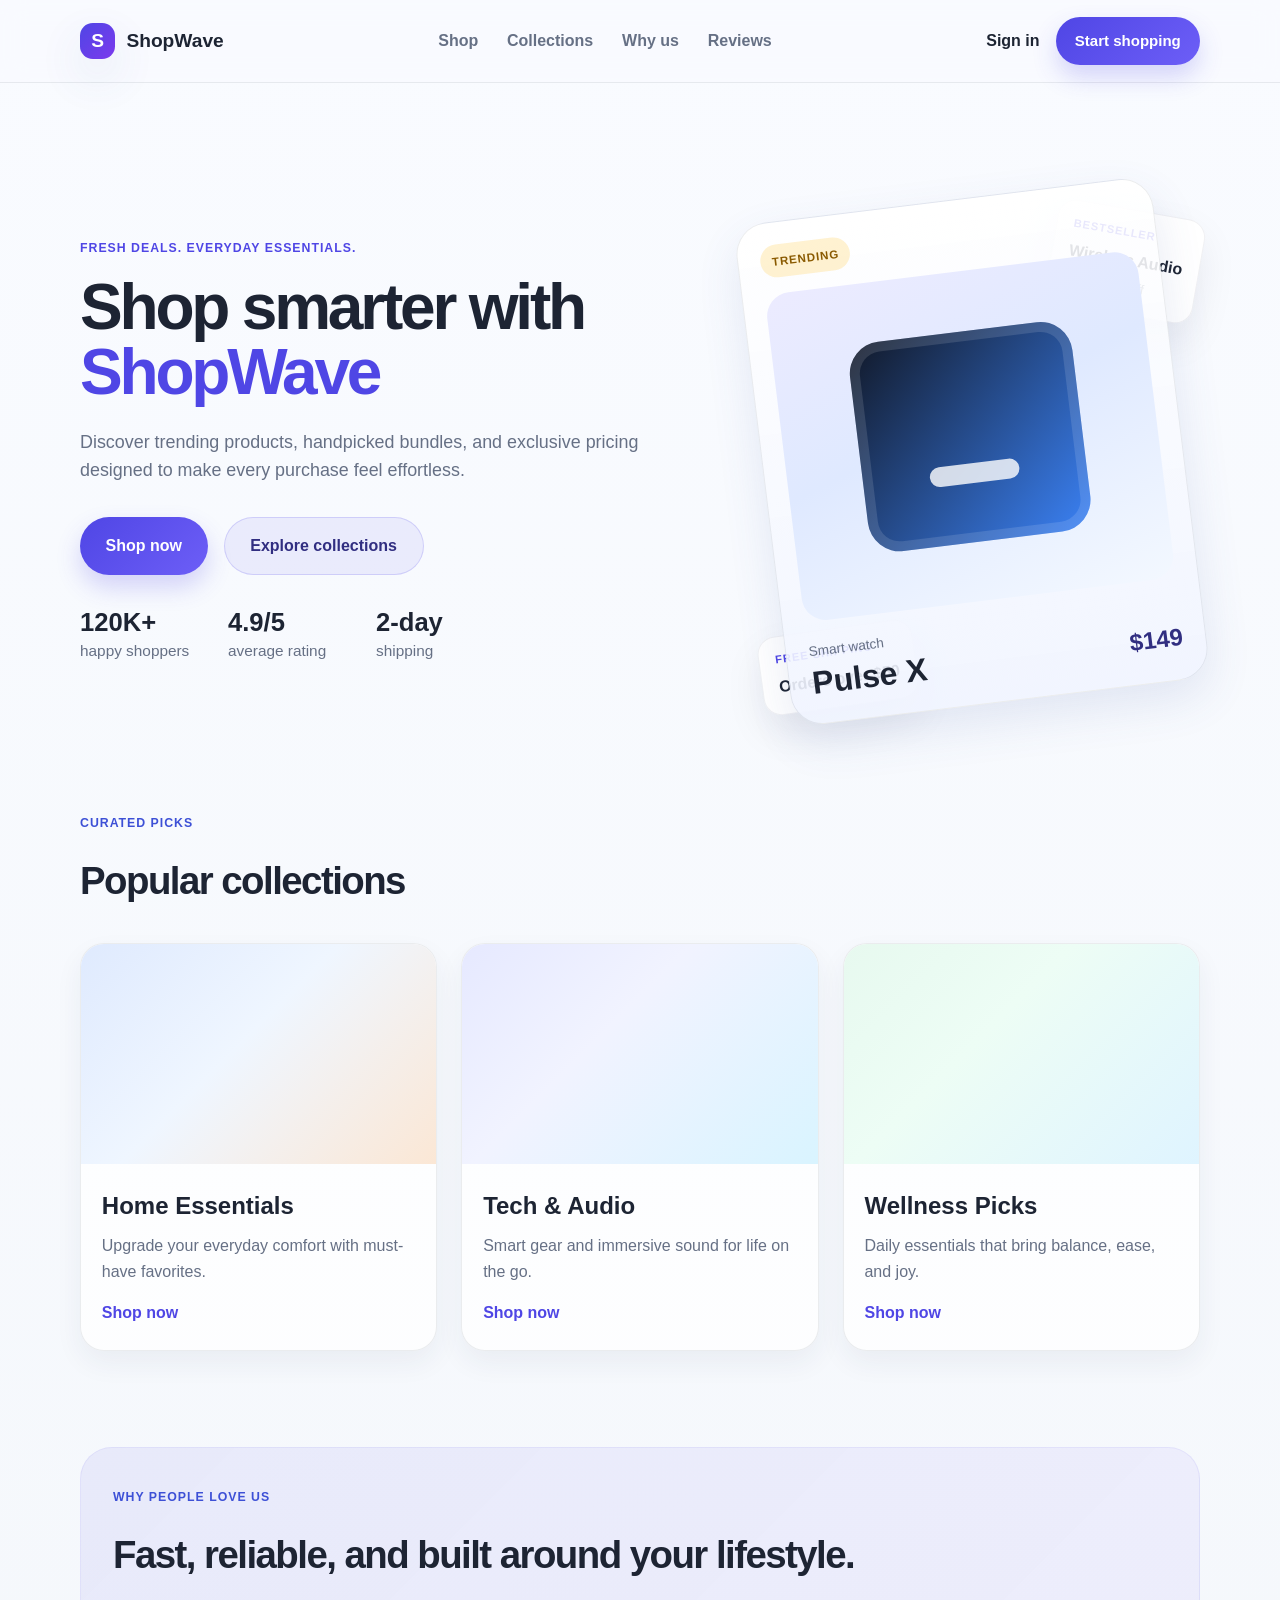
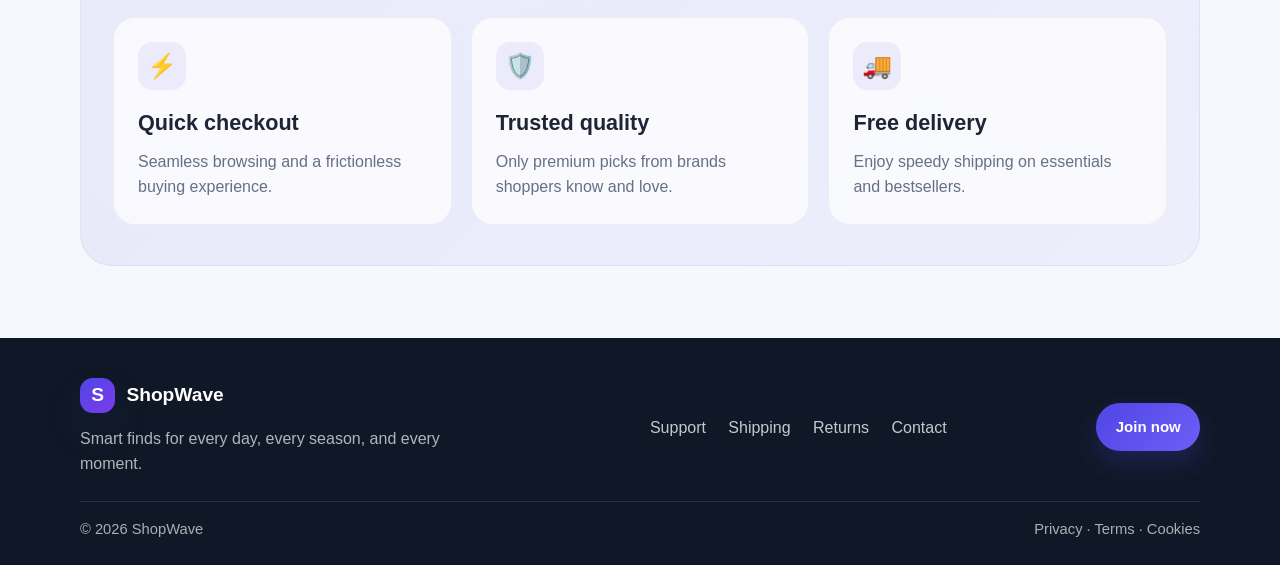
<file: index.html>
<!DOCTYPE html>
<html lang="en">
  <head>
    <meta charset="UTF-8" />
    <meta name="viewport" content="width=device-width, initial-scale=1.0" />
    <meta
      name="description"
      content="ShopWave is your destination for smart shopping, curated bestsellers, and everyday essentials at unbeatable prices."
    />
    <title>ShopWave | Smart shopping starts here</title>
    <link rel="stylesheet" href="styles.css" />
  </head>
  <body>
    <header class="site-header">
      <div class="container nav-wrap">
        <a href="#" class="brand" aria-label="ShopWave home">
          <span class="brand-mark">S</span>
          <span>ShopWave</span>
        </a>

        <nav class="main-nav" aria-label="Main navigation">
          <a href="#shop">Shop</a>
          <a href="#collections">Collections</a>
          <a href="#why-us">Why us</a>
          <a href="#reviews">Reviews</a>
        </nav>

        <div class="nav-actions">
          <a href="#" class="link-button">Sign in</a>
          <a href="#" class="primary-button small">Start shopping</a>
        </div>
      </div>
    </header>

    <main>
      <section class="hero">
        <div class="container hero-grid">
          <div class="hero-copy">
            <p class="eyebrow">Fresh deals. Everyday essentials.</p>
            <h1>Shop smarter with <span>ShopWave</span></h1>
            <p class="subtext">
              Discover trending products, handpicked bundles, and exclusive pricing
              designed to make every purchase feel effortless.
            </p>

            <div class="hero-actions">
              <a href="#shop" class="primary-button">Shop now</a>
              <a href="#collections" class="secondary-button">Explore collections</a>
            </div>

            <ul class="hero-stats" aria-label="ShopWave statistics">
              <li>
                <strong>120K+</strong>
                <span>happy shoppers</span>
              </li>
              <li>
                <strong>4.9/5</strong>
                <span>average rating</span>
              </li>
              <li>
                <strong>2-day</strong>
                <span>shipping</span>
              </li>
            </ul>
          </div>

          <div class="hero-visual" aria-label="Featured product highlights">
            <div class="product-card large-card">
              <div class="badge">Trending</div>
              <div class="product-art product-watch"></div>
              <div class="product-meta">
                <div>
                  <p>Smart watch</p>
                  <h3>Pulse X</h3>
                </div>
                <span>$149</span>
              </div>
            </div>

            <div class="floating-card card-top">
              <span class="mini-label">Bestseller</span>
              <strong>Wireless Audio</strong>
              <small>Up to 30% off</small>
            </div>

            <div class="floating-card card-bottom">
              <span class="mini-label">Free shipping</span>
              <strong>Orders over $50</strong>
            </div>
          </div>
        </div>
      </section>

      <section class="featured" id="collections">
        <div class="container">
          <div class="section-heading">
            <p class="eyebrow dark">Curated picks</p>
            <h2>Popular collections</h2>
          </div>

          <div class="collection-grid">
            <article class="collection-item">
              <div class="thumb thumb-one"></div>
              <div class="item-copy">
                <h3>Home Essentials</h3>
                <p>Upgrade your everyday comfort with must-have favorites.</p>
                <a href="#">Shop now</a>
              </div>
            </article>

            <article class="collection-item">
              <div class="thumb thumb-two"></div>
              <div class="item-copy">
                <h3>Tech & Audio</h3>
                <p>Smart gear and immersive sound for life on the go.</p>
                <a href="#">Shop now</a>
              </div>
            </article>

            <article class="collection-item">
              <div class="thumb thumb-three"></div>
              <div class="item-copy">
                <h3>Wellness Picks</h3>
                <p>Daily essentials that bring balance, ease, and joy.</p>
                <a href="#">Shop now</a>
              </div>
            </article>
          </div>
        </div>
      </section>

      <section class="benefits" id="why-us">
        <div class="container benefits-wrap">
          <div class="benefit-intro">
            <p class="eyebrow dark">Why people love us</p>
            <h2>Fast, reliable, and built around your lifestyle.</h2>
          </div>

          <div class="benefit-list">
            <div class="benefit-card">
              <span class="icon">⚡</span>
              <h3>Quick checkout</h3>
              <p>Seamless browsing and a frictionless buying experience.</p>
            </div>

            <div class="benefit-card">
              <span class="icon">🛡️</span>
              <h3>Trusted quality</h3>
              <p>Only premium picks from brands shoppers know and love.</p>
            </div>

            <div class="benefit-card">
              <span class="icon">🚚</span>
              <h3>Free delivery</h3>
              <p>Enjoy speedy shipping on essentials and bestsellers.</p>
            </div>
          </div>
        </div>
      </section>
    </main>

    <footer class="site-footer" id="reviews">
      <div class="container footer-wrap">
        <div>
          <a href="#" class="brand footer-brand">
            <span class="brand-mark">S</span>
            <span>ShopWave</span>
          </a>
          <p>Smart finds for every day, every season, and every moment.</p>
        </div>

        <div class="footer-links">
          <a href="#">Support</a>
          <a href="#">Shipping</a>
          <a href="#">Returns</a>
          <a href="#">Contact</a>
        </div>

        <div class="footer-cta">
          <a href="#" class="primary-button small">Join now</a>
        </div>
      </div>

      <div class="container footer-bottom">
        <span>© 2026 ShopWave</span>
        <span>Privacy · Terms · Cookies</span>
      </div>
    </footer>
  </body>
</html>
</file>
<file: styles.css>
:root {
  --bg: #f4f7fb;
  --bg-soft: #eef4ff;
  --panel: #ffffff;
  --panel-alt: #f9fbff;
  --primary: #4f46e5;
  --primary-dark: #312e81;
  --accent: #ffb703;
  --text: #1d2433;
  --muted: #667085;
  --border: rgba(24, 31, 48, 0.08);
  --shadow: 0 18px 45px rgba(65, 89, 163, 0.12);
  --radius: 24px;
}

* {
  box-sizing: border-box;
}

html {
  scroll-behavior: smooth;
}

body {
  margin: 0;
  font-family: Arial, Helvetica, sans-serif;
  background: linear-gradient(180deg, #f9fbff 0%, var(--bg) 100%);
  color: var(--text);
  line-height: 1.6;
}

a {
  color: inherit;
  text-decoration: none;
}

img {
  max-width: 100%;
  display: block;
}

.container {
  width: min(1120px, calc(100% - 2rem));
  margin: 0 auto;
}

.site-header {
  position: sticky;
  top: 0;
  z-index: 10;
  backdrop-filter: blur(12px);
  background: rgba(249, 251, 255, 0.8);
  border-bottom: 1px solid var(--border);
}

.nav-wrap {
  display: flex;
  align-items: center;
  justify-content: space-between;
  min-height: 82px;
  gap: 1rem;
}

.brand {
  display: inline-flex;
  align-items: center;
  gap: 0.7rem;
  font-size: 1.2rem;
  font-weight: 700;
}

.brand-mark {
  width: 2.2rem;
  height: 2.2rem;
  display: inline-flex;
  align-items: center;
  justify-content: center;
  border-radius: 0.8rem;
  background: linear-gradient(135deg, var(--primary), #7c3aed);
  color: white;
  box-shadow: var(--shadow);
}

.main-nav {
  display: flex;
  align-items: center;
  gap: 1.8rem;
  color: var(--muted);
  font-weight: 600;
}

.main-nav a:hover,
.footer-links a:hover,
.link-button:hover {
  color: var(--primary-dark);
}

.nav-actions {
  display: flex;
  align-items: center;
  gap: 1rem;
}

.primary-button,
.secondary-button,
.link-button {
  display: inline-flex;
  align-items: center;
  justify-content: center;
  font-weight: 700;
  transition: transform 0.2s ease, box-shadow 0.2s ease;
}

.primary-button {
  background: linear-gradient(135deg, var(--primary), #6d5ef7);
  color: white;
  border-radius: 999px;
  padding: 0.95rem 1.6rem;
  box-shadow: 0 12px 24px rgba(79, 70, 229, 0.22);
}

.secondary-button {
  background: rgba(79, 70, 229, 0.08);
  color: var(--primary-dark);
  border: 1px solid rgba(79, 70, 229, 0.18);
  border-radius: 999px;
  padding: 0.95rem 1.6rem;
}

.link-button {
  color: var(--text);
  font-weight: 600;
}

.primary-button:hover,
.secondary-button:hover {
  transform: translateY(-1px);
}

.small {
  padding: 0.75rem 1.2rem;
  font-size: 0.94rem;
}

.hero {
  padding: 5.5rem 0 4rem;
}

.hero-grid {
  display: grid;
  grid-template-columns: 1.15fr 0.85fr;
  align-items: center;
  gap: 3rem;
}

.eyebrow {
  margin: 0 0 1rem;
  color: var(--primary);
  font-weight: 800;
  letter-spacing: 0.08em;
  text-transform: uppercase;
  font-size: 0.77rem;
}

.eyebrow.dark {
  color: #3d50d6;
}

.hero-copy h1 {
  margin: 0;
  font-size: clamp(2.8rem, 5vw, 5rem);
  line-height: 1.02;
  letter-spacing: -0.05em;
}

.hero-copy h1 span {
  color: var(--primary);
}

.subtext {
  max-width: 560px;
  margin: 1.4rem 0 0;
  color: var(--muted);
  font-size: 1.12rem;
}

.hero-actions {
  display: flex;
  flex-wrap: wrap;
  gap: 1rem;
  margin-top: 2rem;
}

.hero-stats {
  list-style: none;
  display: flex;
  flex-wrap: wrap;
  gap: 1.75rem;
  padding: 0;
  margin: 2rem 0 0;
}

.hero-stats li {
  min-width: 120px;
}

.hero-stats strong {
  display: block;
  font-size: 1.6rem;
  line-height: 1.2;
}

.hero-stats span {
  color: var(--muted);
  font-size: 0.96rem;
}

.hero-visual {
  position: relative;
  min-height: 560px;
  display: grid;
  place-items: center;
}

.product-card {
  position: relative;
  width: min(100%, 420px);
  background: linear-gradient(180deg, rgba(255,255,255,0.88), rgba(240,244,255,0.9));
  border: 1px solid var(--border);
  border-radius: 32px;
  box-shadow: var(--shadow);
  padding: 1.4rem;
}

.large-card {
  z-index: 1;
  transform: rotate(-7deg);
}

.badge {
  display: inline-block;
  background: rgba(255, 183, 3, 0.18);
  color: #8a5a00;
  padding: 0.45rem 0.7rem;
  border-radius: 999px;
  font-size: 0.72rem;
  font-weight: 700;
  text-transform: uppercase;
  letter-spacing: 0.08em;
}

.product-art {
  position: relative;
  height: 330px;
  border-radius: 24px;
  margin-top: 1rem;
  background: linear-gradient(160deg, #ecebff, #dfe9ff 45%, #f3f8ff);
  overflow: hidden;
}

.product-watch::before {
  content: "";
  position: absolute;
  inset: 18% 20%;
  border-radius: 32px;
  background: linear-gradient(135deg, #111827, #3b82f6);
  box-shadow: inset 0 0 0 10px rgba(255,255,255,0.12);
}

.product-watch::after {
  content: "";
  position: absolute;
  width: 90px;
  height: 20px;
  left: calc(50% - 45px);
  top: 58%;
  border-radius: 999px;
  background: rgba(255,255,255,0.8);
}

.product-meta {
  display: flex;
  align-items: end;
  justify-content: space-between;
  gap: 1rem;
  margin-top: 1.2rem;
}

.product-meta p {
  margin: 0;
  color: var(--muted);
  font-size: 0.85rem;
}

.product-meta h3 {
  margin: 0.2rem 0 0;
  font-size: 2rem;
  line-height: 1.1;
}

.product-meta span {
  font-weight: 800;
  font-size: 1.5rem;
  color: var(--primary-dark);
}

.floating-card {
  position: absolute;
  background: rgba(255, 255, 255, 0.94);
  border: 1px solid rgba(23, 25, 58, 0.06);
  border-radius: 18px;
  box-shadow: 0 18px 40px rgba(24, 31, 48, 0.08);
  padding: 0.9rem 1rem;
}

.card-top {
  top: 2.4rem;
  right: 0;
  transform: rotate(10deg);
}

.card-bottom {
  left: 1rem;
  bottom: 1.5rem;
  transform: rotate(-8deg);
}

.mini-label {
  display: block;
  margin-bottom: 0.3rem;
  color: var(--primary);
  font-size: 0.7rem;
  letter-spacing: 0.08em;
  text-transform: uppercase;
  font-weight: 800;
}

.floating-card strong {
  display: block;
  font-size: 1rem;
}

.floating-card small {
  color: var(--muted);
}

.featured {
  padding: 1.2rem 0 4rem;
}

.section-heading {
  margin-bottom: 2rem;
}

.section-heading h2,
.benefit-intro h2 {
  margin: 0;
  font-size: clamp(2rem, 3vw, 3rem);
  letter-spacing: -0.04em;
}

.collection-grid {
  display: grid;
  grid-template-columns: repeat(3, minmax(0, 1fr));
  gap: 1.5rem;
}

.collection-item {
  background: rgba(255, 255, 255, 0.75);
  border: 1px solid var(--border);
  border-radius: var(--radius);
  overflow: hidden;
  box-shadow: 0 12px 28px rgba(38, 52, 87, 0.06);
}

.thumb {
  height: 220px;
  background-size: cover;
  background-position: center;
}

.thumb-one {
  background: linear-gradient(135deg, #dfeafe, #eff6ff 45%, #fbe7d5);
}

.thumb-two {
  background: linear-gradient(135deg, #e6e9ff, #f1f3ff 40%, #d9f4ff);
}

.thumb-three {
  background: linear-gradient(135deg, #e7f9ef, #edfdf5 40%, #dff4ff);
}

.item-copy {
  padding: 1.4rem 1.3rem 1.5rem;
}

.item-copy h3 {
  margin: 0 0 0.5rem;
  font-size: 1.5rem;
}

.item-copy p {
  margin: 0;
  color: var(--muted);
}

.item-copy a {
  display: inline-block;
  margin-top: 1rem;
  font-weight: 700;
  color: var(--primary);
}

.benefits {
  padding: 2rem 0 4.5rem;
}

.benefits-wrap {
  background: linear-gradient(135deg, rgba(79, 70, 229, 0.08), rgba(131, 85, 255, 0.06));
  border: 1px solid rgba(79, 70, 229, 0.08);
  border-radius: 32px;
  padding: 2.5rem 2rem;
}

.benefit-list {
  margin-top: 2rem;
  display: grid;
  grid-template-columns: repeat(3, minmax(0, 1fr));
  gap: 1.2rem;
}

.benefit-card {
  background: rgba(255,255,255,0.7);
  padding: 1.5rem;
  border-radius: 22px;
  border: 1px solid rgba(24, 31, 48, 0.05);
}

.benefit-card .icon {
  display: inline-flex;
  align-items: center;
  justify-content: center;
  width: 3rem;
  height: 3rem;
  border-radius: 0.9rem;
  background: rgba(79, 70, 229, 0.08);
  font-size: 1.5rem;
}

.benefit-card h3 {
  margin: 1rem 0 0.5rem;
  font-size: 1.35rem;
}

.benefit-card p {
  margin: 0;
  color: var(--muted);
}

.site-footer {
  background: #101827;
  color: rgba(255, 255, 255, 0.8);
  padding-top: 2.5rem;
}

.footer-wrap {
  display: flex;
  justify-content: space-between;
  gap: 2rem;
  align-items: center;
  padding-bottom: 1.5rem;
}

.footer-brand {
  color: white;
}

.site-footer p {
  max-width: 420px;
  margin: 0.8rem 0 0;
  color: rgba(255,255,255,0.68);
}

.footer-links {
  display: flex;
  flex-wrap: wrap;
  gap: 1.4rem;
  color: rgba(255,255,255,0.76);
}

.footer-bottom {
  border-top: 1px solid rgba(255,255,255,0.1);
  padding: 1rem 0 1.5rem;
  display: flex;
  justify-content: space-between;
  gap: 1rem;
  color: rgba(255,255,255,0.65);
  font-size: 0.92rem;
}

@media (max-width: 900px) {
  .hero-grid,
  .collection-grid,
  .benefit-list,
  .footer-wrap {
    grid-template-columns: 1fr;
    display: grid;
  }

  .nav-wrap {
    flex-wrap: wrap;
    justify-content: center;
    padding: 1rem 0;
  }

  .main-nav {
    order: 3;
    width: 100%;
    justify-content: center;
    flex-wrap: wrap;
  }

  .hero {
    padding-top: 4rem;
  }

  .hero-visual {
    min-height: 420px;
  }

  .footer-wrap {
    text-align: center;
    justify-content: center;
  }

  .footer-links {
    justify-content: center;
  }

  .footer-bottom {
    flex-direction: column;
    text-align: center;
  }
}

@media (max-width: 620px) {
  .nav-actions {
    width: 100%;
    justify-content: center;
  }

  .hero-copy h1 {
    letter-spacing: -0.04em;
  }

  .hero-stats {
    gap: 1rem 1.4rem;
  }

  .product-card {
    width: min(100%, 340px);
  }

  .floating-card {
    padding: 0.75rem 0.8rem;
  }

  .card-top {
    right: 0.5rem;
    top: 1rem;
  }

  .card-bottom {
    left: 0.5rem;
    bottom: 0.5rem;
  }
}
</file>
